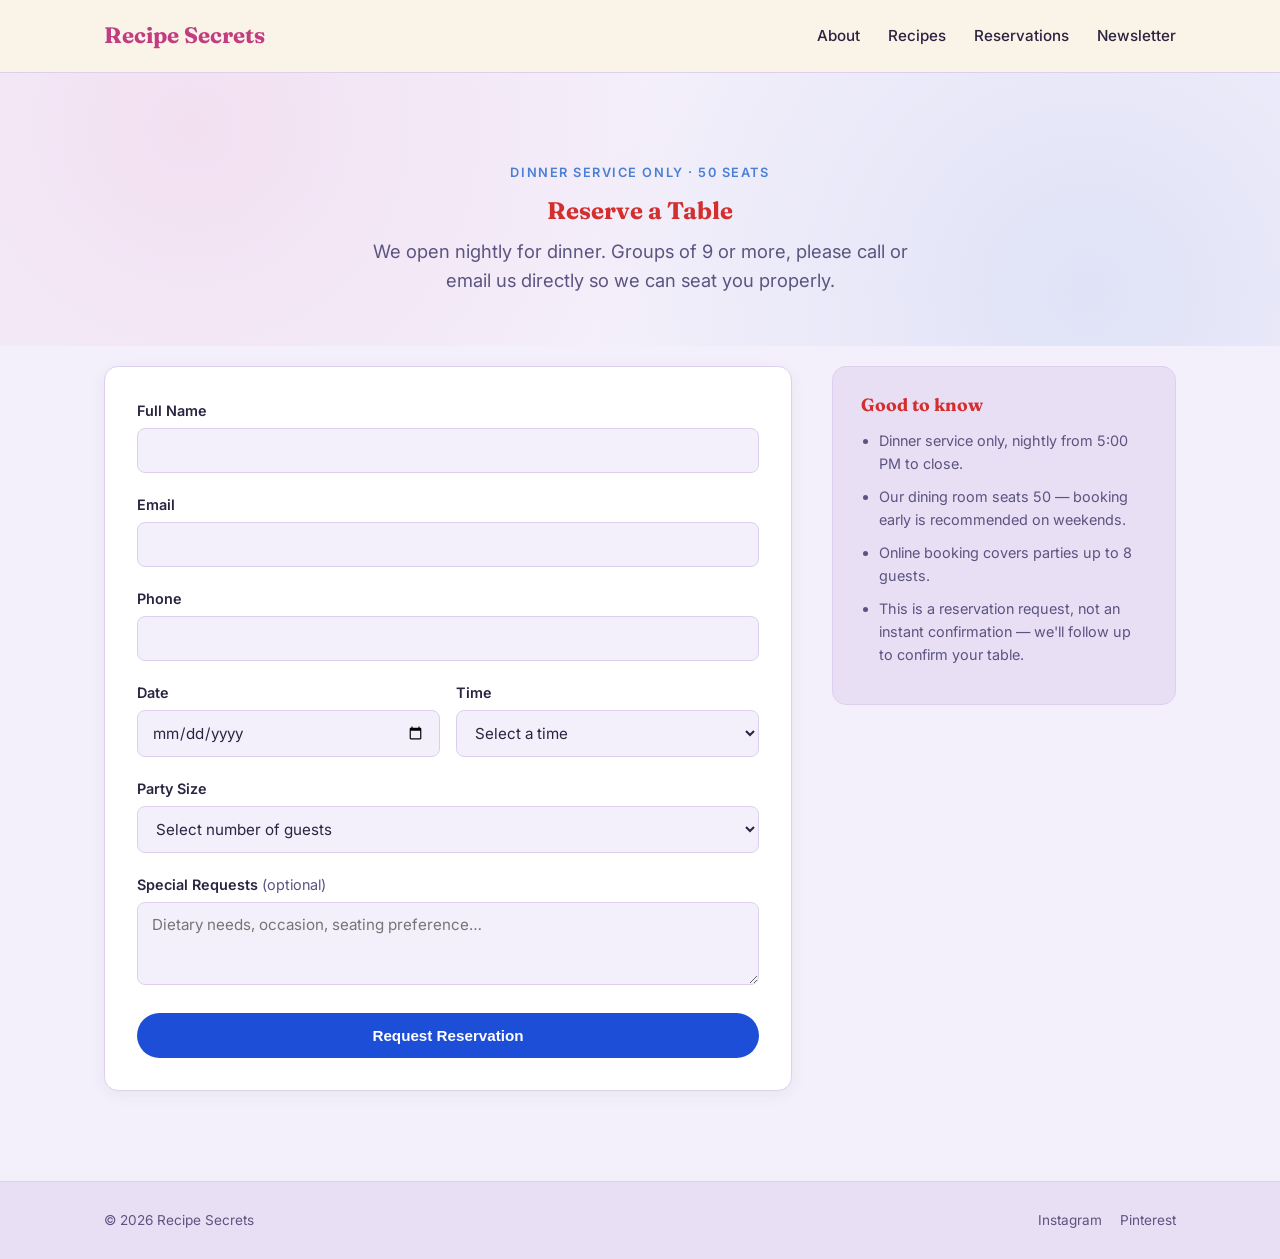
<file: booking.html>
<!DOCTYPE html>
<html lang="en">
<head>
<meta charset="UTF-8">
<meta name="viewport" content="width=device-width, initial-scale=1.0">
<title>Reserve a Table — Recipe Secrets</title>
<link rel="preconnect" href="https://fonts.googleapis.com">
<link rel="preconnect" href="https://fonts.gstatic.com" crossorigin>
<link href="https://fonts.googleapis.com/css2?family=Fraunces:opsz,wght@9..144,500;9..144,600;9..144,700&family=Inter:wght@400;500;600&display=swap" rel="stylesheet">
<link rel="stylesheet" href="style.css">
</head>
<body>

<header class="site-header">
  <div class="wrap header-inner">
    <a href="index.html" class="logo">Recipe Secrets</a>
    <nav class="nav">
      <a href="index.html#about">About</a>
      <a href="index.html#recipes">Recipes</a>
      <a href="booking.html">Reservations</a>
      <a href="index.html#newsletter">Newsletter</a>
    </nav>
  </div>
</header>

<main>

  <section class="booking-hero">
    <div class="wrap">
      <p class="eyebrow">Dinner Service Only · 50 Seats</p>
      <h1>Reserve a Table</h1>
      <p class="hero-sub">We open nightly for dinner. Groups of 9 or more, please call or email us directly so we can seat you properly.</p>
    </div>
  </section>

  <section class="booking-section">
    <div class="wrap booking-wrap">

      <!--
        SETUP RECOMMENDED: Sign up for a free form-to-email service (e.g. https://formspree.io)
        and replace YOUR_FORM_ID below with your real endpoint so submissions are sent
        automatically to vinaip@gmail.com. Until then, booking.js falls back to opening
        a pre-filled mailto: link instead, so the form still works.
      -->
      <form class="booking-form" id="booking-form" action="https://formspree.io/f/YOUR_FORM_ID" method="POST">
        <div class="form-row">
          <label for="name">Full Name</label>
          <input type="text" id="name" name="name" required>
        </div>

        <div class="form-row">
          <label for="email">Email</label>
          <input type="email" id="email" name="email" required>
        </div>

        <div class="form-row">
          <label for="phone">Phone</label>
          <input type="tel" id="phone" name="phone" required>
        </div>

        <div class="form-row form-row-split">
          <div>
            <label for="date">Date</label>
            <input type="date" id="date" name="date" required>
          </div>
          <div>
            <label for="time">Time</label>
            <select id="time" name="time" required>
              <option value="" disabled selected>Select a time</option>
              <option value="5:00 PM">5:00 PM</option>
              <option value="6:00 PM">6:00 PM</option>
              <option value="7:00 PM">7:00 PM</option>
              <option value="8:00 PM">8:00 PM</option>
              <option value="9:00 PM">9:00 PM</option>
            </select>
          </div>
        </div>

        <div class="form-row">
          <label for="party-size">Party Size</label>
          <select id="party-size" name="party-size" required>
            <option value="" disabled selected>Select number of guests</option>
            <option value="1">1 guest</option>
            <option value="2">2 guests</option>
            <option value="3">3 guests</option>
            <option value="4">4 guests</option>
            <option value="5">5 guests</option>
            <option value="6">6 guests</option>
            <option value="7">7 guests</option>
            <option value="8">8 guests</option>
          </select>
        </div>

        <div class="form-row">
          <label for="requests">Special Requests <span class="optional">(optional)</span></label>
          <textarea id="requests" name="requests" rows="3" placeholder="Dietary needs, occasion, seating preference…"></textarea>
        </div>

        <button type="submit" class="btn btn-primary">Request Reservation</button>
        <p class="form-error" id="booking-error" hidden>Please fill in all required fields with a valid date.</p>
        <p class="booking-note" id="booking-note" hidden>Thanks! Your request has been sent — we'll confirm by email or phone shortly.</p>
      </form>

      <aside class="booking-info">
        <h3>Good to know</h3>
        <ul>
          <li>Dinner service only, nightly from 5:00 PM to close.</li>
          <li>Our dining room seats 50 — booking early is recommended on weekends.</li>
          <li>Online booking covers parties up to 8 guests.</li>
          <li>This is a reservation request, not an instant confirmation — we'll follow up to confirm your table.</li>
        </ul>
      </aside>

    </div>
  </section>

</main>

<footer class="site-footer">
  <div class="wrap footer-inner">
    <span>© 2026 Recipe Secrets</span>
    <div class="socials">
      <a href="#" aria-label="Instagram">Instagram</a>
      <a href="#" aria-label="Pinterest">Pinterest</a>
    </div>
  </div>
</footer>

<script src="booking.js"></script>
</body>
</html>
</file>
<file: style.css>
:root {
  --cream: #f4f0fb;
  --cream-dark: #e8dff5;
  --brown: #2a2440;
  --brown-soft: #5b5480;
  --terracotta: #e0559b;
  --terracotta-dark: #c23d80;
  --btn-green: #1d4ed8;
  --btn-green-dark: #1e40af;
  --olive: #4a7fd6;
  --border: #ddd0ee;
  --radius: 14px;
  --font-display: "Fraunces", serif;
  --font-body: "Inter", sans-serif;
}

* { box-sizing: border-box; }

html { scroll-behavior: smooth; }

body {
  margin: 0;
  font-family: var(--font-body);
  color: var(--brown);
  background: var(--cream);
  line-height: 1.6;
}

.wrap {
  max-width: 1120px;
  margin: 0 auto;
  padding: 0 24px;
}

h1, h2, h3, h4 {
  font-family: var(--font-display);
  color: #d32f2f;
  margin: 0 0 0.5em;
  line-height: 1.15;
}

p { margin: 0 0 1em; color: var(--brown-soft); }

a { color: inherit; }

/* Header */
.site-header {
  position: sticky;
  top: 0;
  z-index: 10;
  background: rgba(250, 243, 231, 0.92);
  backdrop-filter: blur(6px);
  border-bottom: 1px solid var(--border);
}

.header-inner {
  display: flex;
  align-items: center;
  justify-content: space-between;
  padding-top: 18px;
  padding-bottom: 18px;
}

.logo {
  font-family: var(--font-display);
  font-weight: 700;
  font-size: 1.4rem;
  text-decoration: none;
  color: var(--terracotta-dark);
}

.nav { display: flex; gap: 28px; }

.nav a {
  text-decoration: none;
  font-weight: 500;
  font-size: 0.95rem;
  color: var(--brown);
}

.nav a:hover { color: var(--terracotta-dark); }

/* Buttons */
.btn {
  display: inline-block;
  padding: 14px 28px;
  border-radius: 999px;
  font-weight: 600;
  text-decoration: none;
  font-size: 0.95rem;
  border: none;
  cursor: pointer;
}

.btn-primary {
  background: var(--btn-green);
  color: #fff;
  transition: background 0.15s ease;
}

.btn-primary:hover { background: var(--btn-green-dark); }

.badge-new {
  display: inline-block;
  vertical-align: middle;
  margin-left: 12px;
  padding: 4px 12px;
  border-radius: 999px;
  background: var(--btn-green);
  color: #fff;
  font-family: var(--font-body);
  font-size: 0.75rem;
  font-weight: 700;
  letter-spacing: 0.04em;
  text-transform: uppercase;
}

/* Hero */
.hero {
  padding: 100px 0 80px;
  background:
    radial-gradient(circle at 15% 20%, rgba(193,84,44,0.10), transparent 45%),
    radial-gradient(circle at 85% 80%, rgba(111,125,60,0.12), transparent 45%);
}

.hero-inner { max-width: 700px; }

.eyebrow {
  text-transform: uppercase;
  letter-spacing: 0.12em;
  font-size: 0.8rem;
  font-weight: 600;
  color: var(--olive);
  margin-bottom: 14px;
}

.hero h1 {
  font-size: clamp(2.2rem, 5vw, 3.4rem);
  margin-bottom: 20px;
}

.hero-sub {
  font-size: 1.15rem;
  margin-bottom: 32px;
  max-width: 540px;
}

/* About */
.about {
  padding: 70px 0;
  background: var(--cream-dark);
  border-top: 1px solid var(--border);
  border-bottom: 1px solid var(--border);
}

.about-inner { max-width: 680px; }

.about h2 { font-size: 1.9rem; }

/* Recipes */
.recipes { padding: 90px 0; }

.recipes h2 {
  font-size: 2rem;
  text-align: center;
  margin-bottom: 28px;
}

.filters {
  display: flex;
  justify-content: center;
  gap: 12px;
  margin-bottom: 44px;
}

.filter-btn {
  padding: 9px 20px;
  border-radius: 999px;
  border: 1px solid var(--border);
  background: var(--btn-green);
  color: #fff;
  font-family: var(--font-body);
  font-weight: 500;
  font-size: 0.9rem;
  cursor: pointer;
  transition: all 0.15s ease;
}

.filter-btn:hover {
  background: var(--btn-green-dark);
  border-color: var(--btn-green-dark);
}

.filter-btn.active {
  background: var(--btn-green-dark);
  border-color: var(--btn-green-dark);
  color: #fff;
}

.recipe-grid {
  display: grid;
  grid-template-columns: repeat(auto-fill, minmax(300px, 1fr));
  gap: 28px;
}

.recipe-card {
  background: #fff;
  border-radius: var(--radius);
  overflow: hidden;
  border: 1px solid var(--border);
  box-shadow: 0 4px 16px rgba(61, 43, 31, 0.06);
  display: flex;
  flex-direction: column;
}

.recipe-card.hidden { display: none; }

.recipe-img {
  height: 160px;
  display: block;
  width: 100%;
  object-fit: cover;
}

.recipe-body { padding: 22px; }

.tag {
  display: inline-block;
  font-size: 0.72rem;
  font-weight: 600;
  text-transform: uppercase;
  letter-spacing: 0.05em;
  padding: 4px 10px;
  border-radius: 999px;
  margin-bottom: 10px;
}

.tag-asian { background: #fbdcec; color: var(--terracotta-dark); }
.tag-med { background: #dbe6fa; color: #2f5ba8; }

.recipe-body h3 { font-size: 1.2rem; margin-bottom: 8px; }

.teaser { font-size: 0.95rem; margin-bottom: 14px; }

details summary {
  cursor: pointer;
  font-weight: 600;
  color: var(--terracotta-dark);
  font-size: 0.9rem;
  list-style: none;
}

details summary::-webkit-details-marker { display: none; }

details summary::after {
  content: " ›";
}

details[open] summary::after {
  content: " ˅";
}

.recipe-detail {
  margin-top: 16px;
  padding-top: 16px;
  border-top: 1px dashed var(--border);
}

.recipe-detail h4 {
  font-size: 0.85rem;
  text-transform: uppercase;
  letter-spacing: 0.04em;
  color: var(--olive);
  margin-bottom: 8px;
}

.recipe-detail ul, .recipe-detail ol {
  margin: 0 0 16px;
  padding-left: 20px;
  font-size: 0.92rem;
  color: var(--brown-soft);
}

.recipe-detail li { margin-bottom: 4px; }

/* Newsletter */
.newsletter {
  background: var(--brown);
  color: var(--cream);
  padding: 80px 0;
  text-align: center;
}

.newsletter-inner { max-width: 520px; margin: 0 auto; }

.newsletter h2 { color: var(--cream); }

.newsletter p { color: #d9c9b8; }

.newsletter-form {
  display: flex;
  gap: 10px;
  margin-top: 24px;
}

.newsletter-form input {
  flex: 1;
  padding: 14px 18px;
  border-radius: 999px;
  border: 1px solid #5b5480;
  background: #4a446e68;
  color: var(--cream);
  font-size: 0.95rem;
  font-family: var(--font-body);
}

.newsletter-form input::placeholder { color: #bcb3d9; }

.newsletter-form input:focus {
  outline: 2px solid var(--terracotta);
  outline-offset: 2px;
}

.form-note {
  margin-top: 16px;
  color: #a8c8f0;
  font-weight: 500;
}

/* Footer */
.site-footer {
  padding: 28px 0;
  background: var(--cream-dark);
  border-top: 1px solid var(--border);
}

.footer-inner {
  display: flex;
  justify-content: space-between;
  align-items: center;
  font-size: 0.85rem;
  color: var(--brown-soft);
}

.socials { display: flex; gap: 18px; }

.socials a { text-decoration: none; color: var(--brown-soft); }
.socials a:hover { color: var(--terracotta-dark); }

/* Booking page */
.booking-hero {
  padding: 90px 0 50px;
  text-align: center;
  background:
    radial-gradient(circle at 15% 20%, rgba(224,85,155,0.10), transparent 45%),
    radial-gradient(circle at 85% 80%, rgba(74,127,214,0.12), transparent 45%);
}

.booking-hero .hero-sub { margin: 0 auto; }

.booking-section { padding: 20px 0 90px; }

.booking-wrap {
  display: grid;
  grid-template-columns: 2fr 1fr;
  gap: 40px;
  align-items: start;
}

.booking-form {
  background: #fff;
  border: 1px solid var(--border);
  border-radius: var(--radius);
  padding: 32px;
  box-shadow: 0 4px 16px rgba(42, 36, 64, 0.06);
}

.form-row { margin-bottom: 20px; }

.form-row-split {
  display: grid;
  grid-template-columns: 1fr 1fr;
  gap: 16px;
}

.booking-form label {
  display: block;
  font-weight: 600;
  font-size: 0.9rem;
  margin-bottom: 6px;
  color: var(--brown);
}

.optional { font-weight: 400; color: var(--brown-soft); }

.booking-form input,
.booking-form select,
.booking-form textarea {
  width: 100%;
  padding: 12px 14px;
  border-radius: 8px;
  border: 1px solid var(--border);
  background: var(--cream);
  color: var(--brown);
  font-family: var(--font-body);
  font-size: 0.95rem;
}

.booking-form input:focus,
.booking-form select:focus,
.booking-form textarea:focus {
  outline: 2px solid var(--terracotta);
  outline-offset: 1px;
}

.booking-form textarea { resize: vertical; }

.booking-form .btn { width: 100%; }

.form-error {
  margin-top: 14px;
  color: var(--terracotta-dark);
  font-weight: 500;
}

.booking-note {
  margin-top: 14px;
  color: var(--olive);
  font-weight: 600;
}

.booking-info {
  background: var(--cream-dark);
  border: 1px solid var(--border);
  border-radius: var(--radius);
  padding: 28px;
}

.booking-info h3 { font-size: 1.1rem; margin-bottom: 14px; }

.booking-info ul {
  margin: 0;
  padding-left: 18px;
  font-size: 0.9rem;
  color: var(--brown-soft);
}

.booking-info li { margin-bottom: 10px; }

/* Responsive */
@media (max-width: 640px) {
  .header-inner { flex-direction: column; gap: 12px; }
  .nav { gap: 18px; }
  .newsletter-form { flex-direction: column; }
  .footer-inner { flex-direction: column; gap: 10px; text-align: center; }
  .booking-wrap { grid-template-columns: 1fr; }
  .form-row-split { grid-template-columns: 1fr; }
}
</file>
